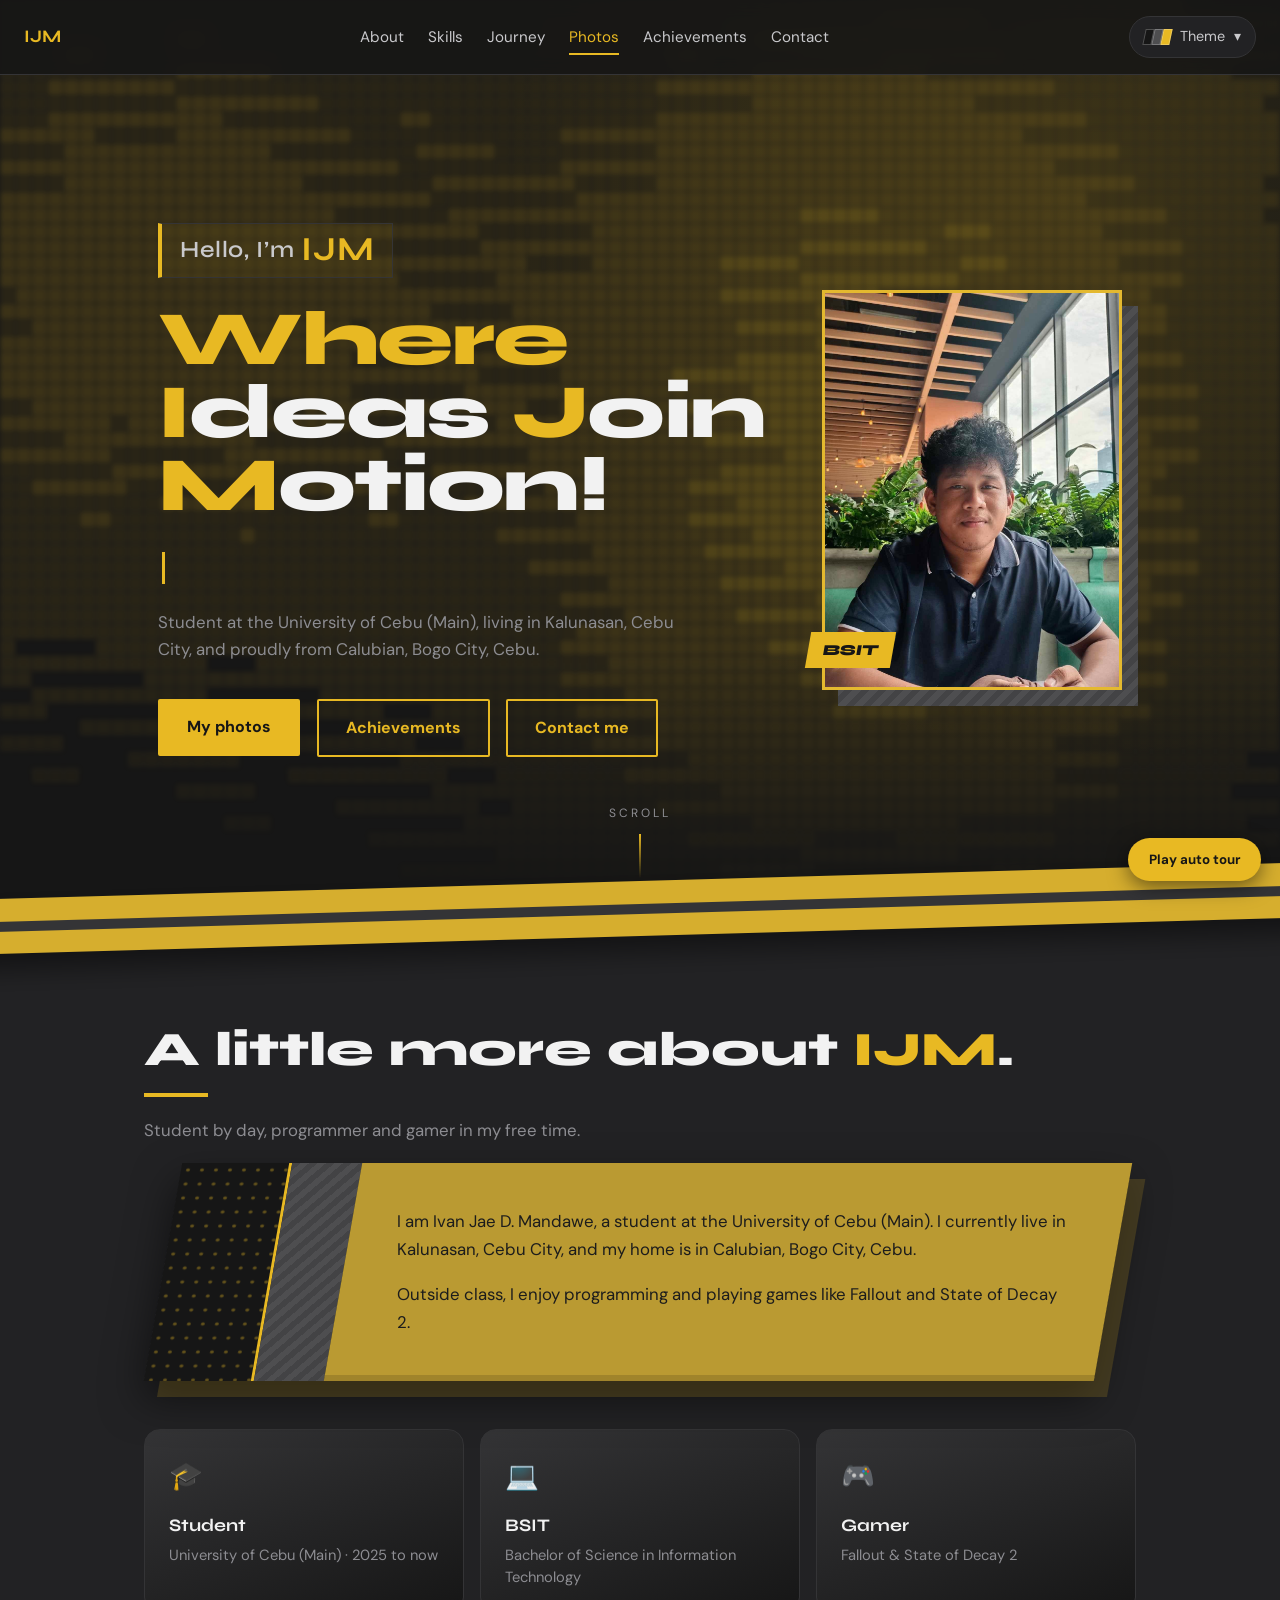
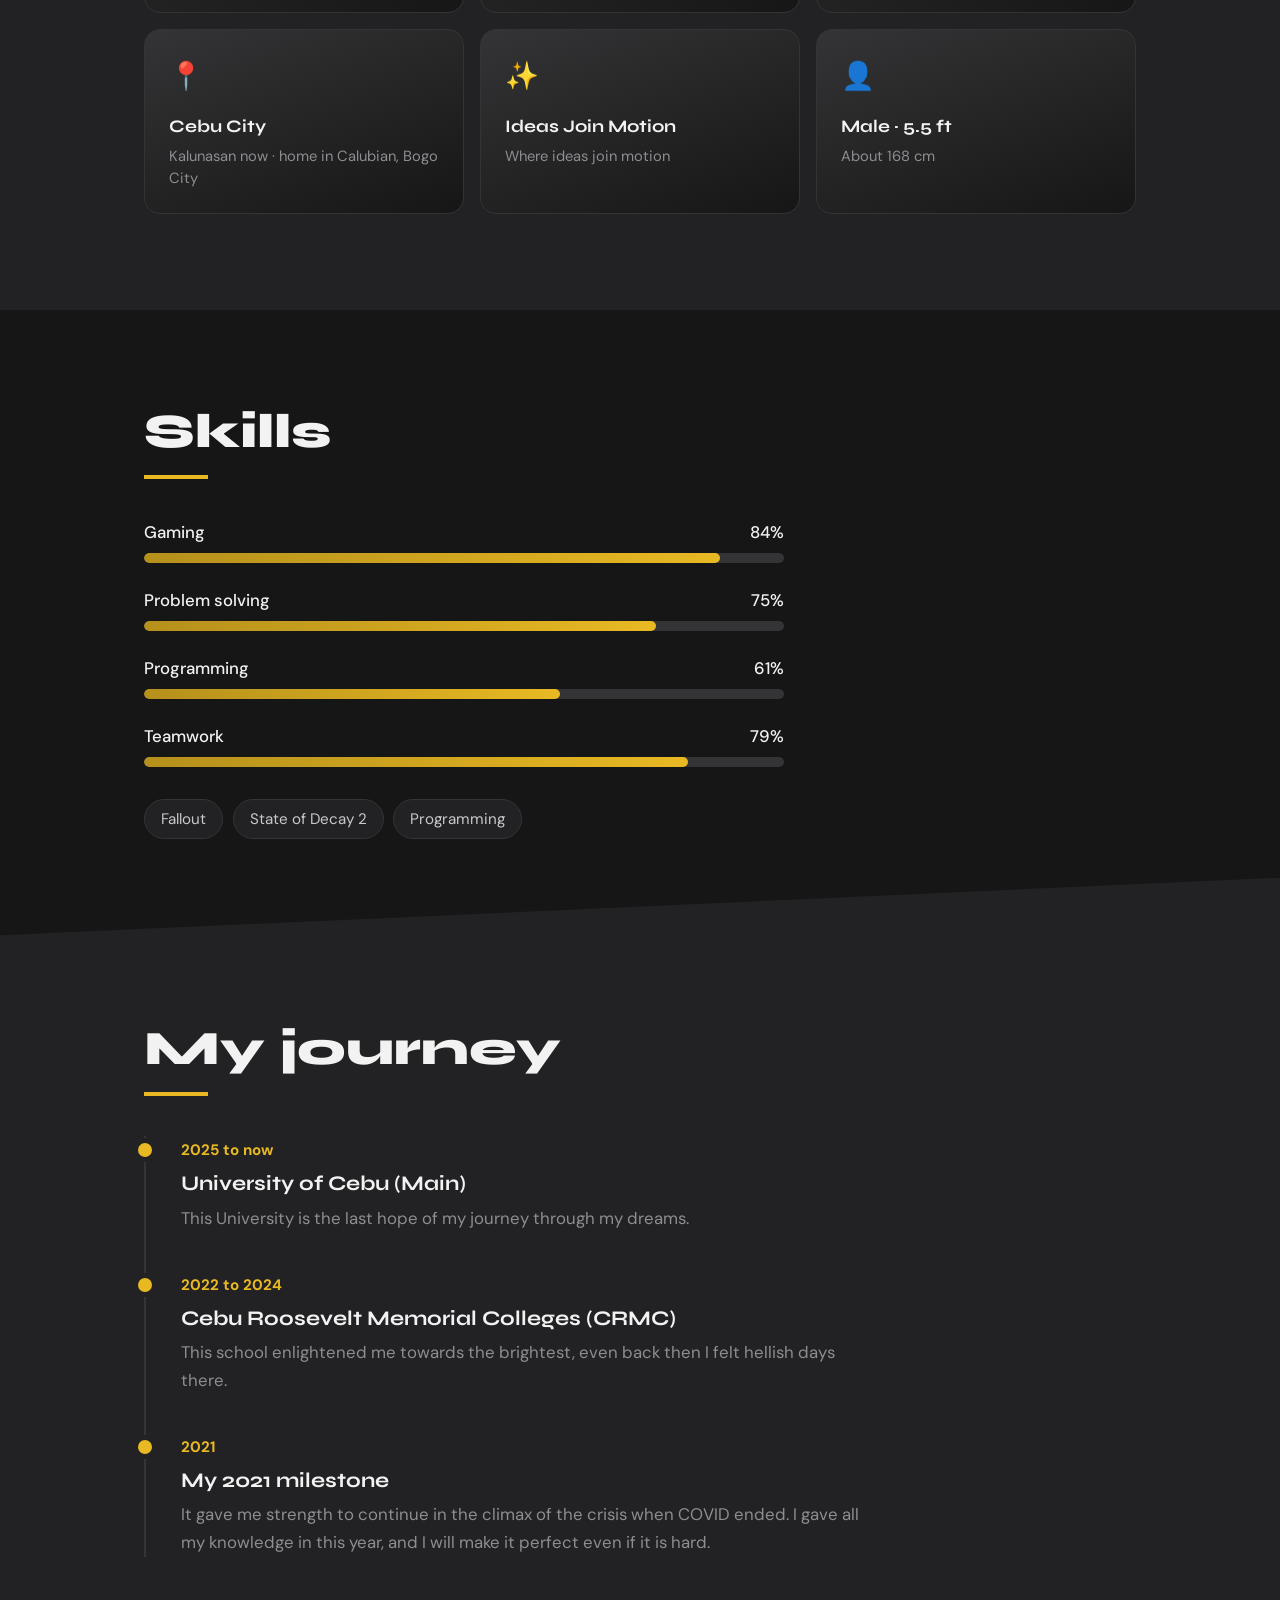
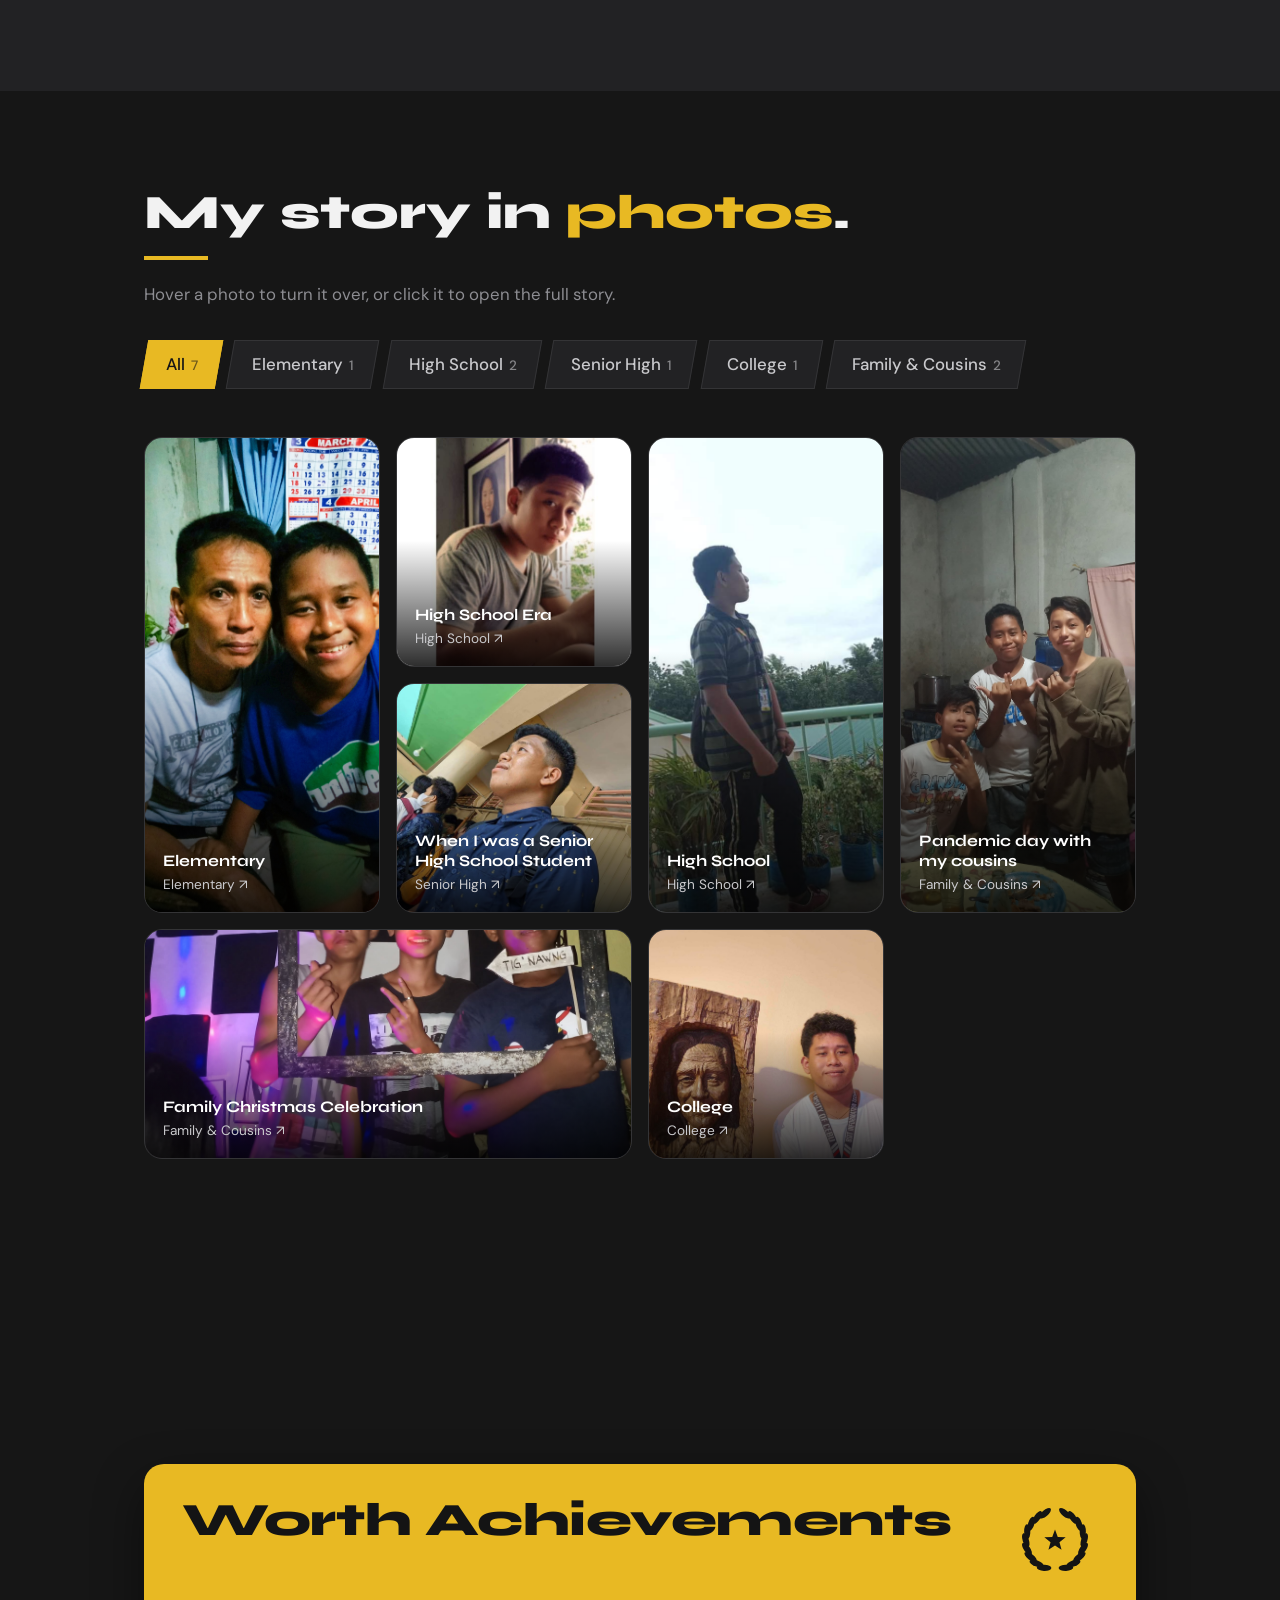
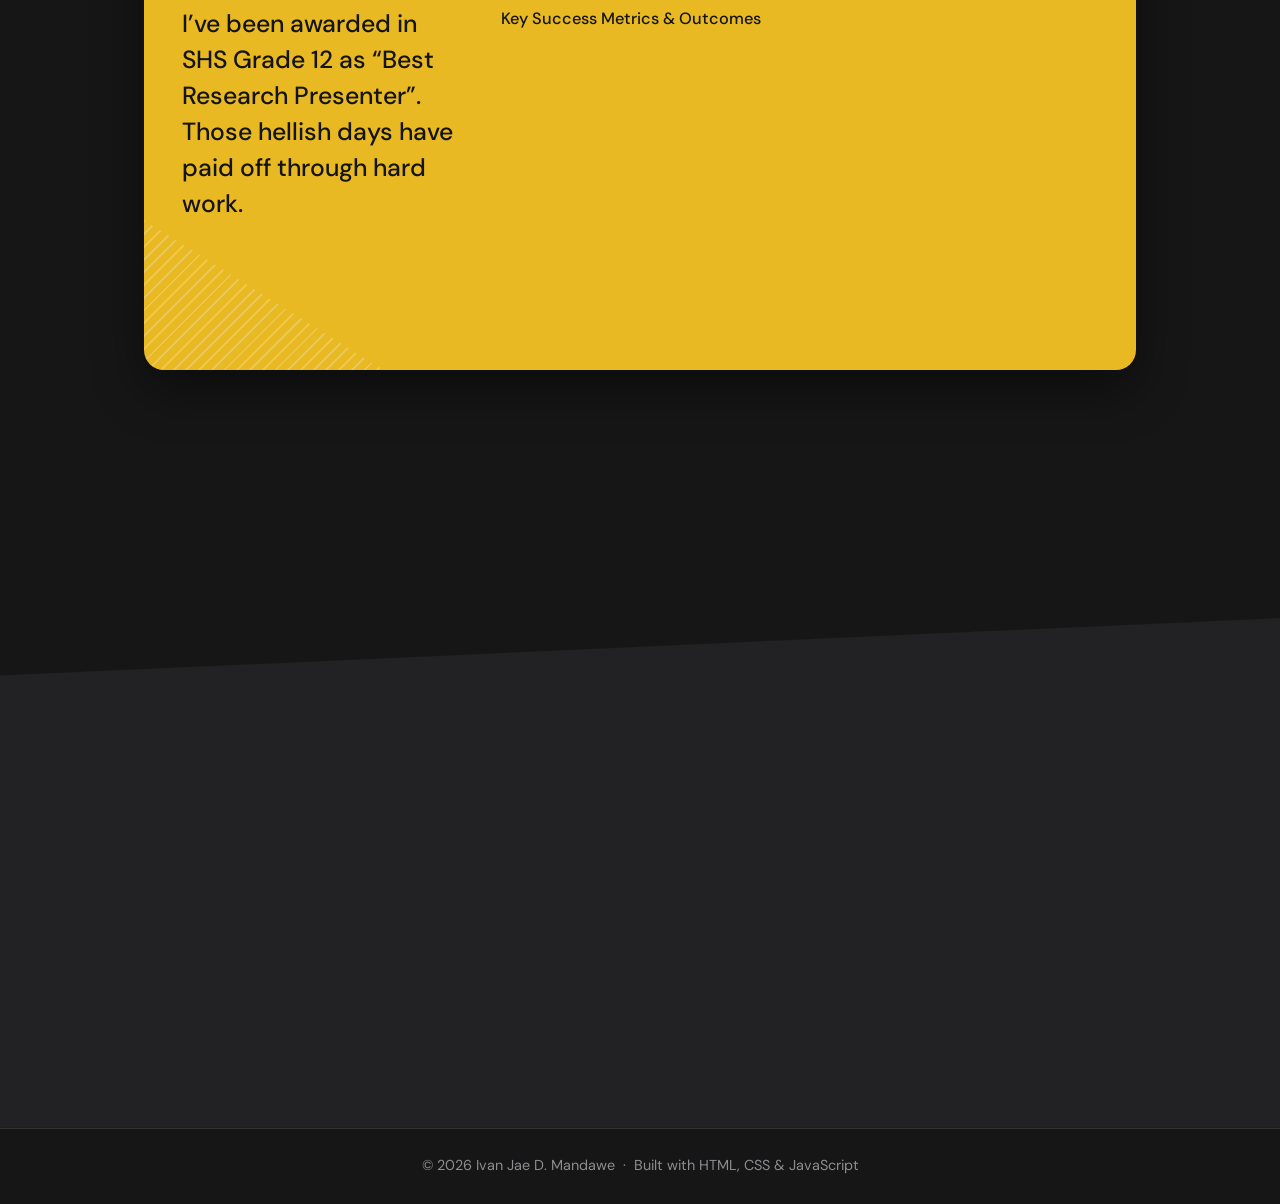
<file: index.html>
<!DOCTYPE html>
<html lang="en">
<head>
<meta charset="UTF-8">
<meta name="viewport" content="width=device-width, initial-scale=1">
<title>IJM - Ideas Join Motion</title>
<link rel="preconnect" href="https://fonts.googleapis.com">
<link rel="preconnect" href="https://fonts.gstatic.com" crossorigin>
<link href="https://fonts.googleapis.com/css2?family=DM+Sans:wght@400;500;700&family=Syne:wght@600;800&display=swap" rel="stylesheet">
<meta name="Ideas Join Motion" content="A web-based platform for our HCI project.">
<link rel="stylesheet" href="style.css">
<link rel="icon" type="image/png" href="images/IJM Logo.png">
  

</head>
<body>
<div id="bar"></div>

<nav>
  <b title="Ideas Join Motion">IJM</b>
  <ul>
    <li><a href="#about">About</a></li>
    <li><a href="#skills">Skills</a></li>
    <li><a href="#journey">Journey</a></li>
    <li><a href="#gallery">Photos</a></li>
    <li><a href="#projects">Achievements</a></li>
    <li><a href="#contact">Contact</a></li>
  </ul>
  <div class="tools">
    <div class="theme">
      <button class="theme-btn" type="button" aria-haspopup="true" aria-expanded="false"><i class="dots"><s></s><s></s><s></s></i><span>Theme</span> &#9662;</button>
      <div class="theme-panel" hidden>
        <p>Pick a style</p>
        <div class="presets"></div>
        <p>Or choose your own 3 colors</p>
        <label>Dark background <input type="color" id="c-bg" value="#161616"></label>
        <label>Gray panels <input type="color" id="c-pn" value="#222224"></label>
        <label>Accent (yellow) <input type="color" id="c-ac" value="#e8b923"></label>
        <button class="reset" type="button">Reset to default</button>
      </div>
    </div>
    <button class="burger" type="button" aria-label="Menu" aria-expanded="false">&#9776;</button>
  </div>
</nav>

<header class="hero">
  <canvas id="px" aria-hidden="true"></canvas>
  <div class="wrap">
   <div class="hero-text">
      <p class="tag in">Hello, I&rsquo;m <b style="--k:0">I</b><b style="--k:1">J</b><b style="--k:2">M</b></p>
    <h1 class="in">Where<span><b style="--k:0">I</b>deas <b style="--k:1">J</b>oin</span><span><b style="--k:2">M</b>otion!</span></h1>
    <div class="role in"><span id="typed"></span><i class="cur"></i></div>
    <p class="lead in">Student at the University of Cebu (Main), living in Kalunasan, Cebu City, and proudly from Calubian, Bogo City, Cebu.</p>
    <div class="btns in">
      <a class="btn solid" href="#gallery">My photos</a>
      <a class="btn" href="#projects">Achievements</a>
      <a class="btn" href="#contact">Contact me</a>
    </div>
   </div>
   <div class="portrait in"><img src="images/Mandawe.jpg" alt="Ivan Jae D. Mandawe"><span>BSIT</span></div>
  </div>
  <a class="cue" href="#about" aria-label="Scroll down">Scroll<i></i></a>
</header>

<div class="marquee" aria-hidden="true"><div class="track"><span>Student</span><span>BSIT</span><span>Programmer</span><span>Gamer</span><span>Cebu City</span><span>University of Cebu</span><span>Ideas Join Motion</span><span>Student</span><span>BSIT</span><span>Programmer</span><span>Gamer</span><span>Cebu City</span><span>University of Cebu</span><span>Ideas Join Motion</span></div><div class="track"><span>Student</span><span>BSIT</span><span>Programmer</span><span>Gamer</span><span>Cebu City</span><span>University of Cebu</span><span>Ideas Join Motion</span><span>Student</span><span>BSIT</span><span>Programmer</span><span>Gamer</span><span>Cebu City</span><span>University of Cebu</span><span>Ideas Join Motion</span></div></div>

<section class="about" id="about">
  <div class="wrap">
    <h2>A little more about <span class="hl">IJM</span>.</h2>
    <p class="gal-sub">Student by day, programmer and gamer in my free time.</p>
    <div class="band">
      <div class="b1" aria-hidden="true"></div>
      <div class="b2" aria-hidden="true"></div>
      <div class="b3"><div class="txt">
        <p>I am Ivan Jae D. Mandawe, a student at the University of Cebu (Main). I currently live in Kalunasan, Cebu City, and my home is in Calubian, Bogo City, Cebu.</p>
        <p>Outside class, I enjoy programming and playing games like Fallout and State of Decay 2.</p>
      </div></div>
    </div>
    <div class="tiles">
      <div class="tile"><span class="ic">&#127891;</span><b>Student</b><small>University of Cebu (Main) &middot; 2025 to now</small></div>
      <div class="tile"><span class="ic">&#128187;</span><b>BSIT</b><small>Bachelor of Science in Information Technology</small></div>
      <div class="tile"><span class="ic">&#127918;</span><b>Gamer</b><small>Fallout &amp; State of Decay 2</small></div>
      <div class="tile"><span class="ic">&#128205;</span><b>Cebu City</b><small>Kalunasan now &middot; home in Calubian, Bogo City</small></div>
      <div class="tile"><span class="ic">&#10024;</span><b>Ideas Join Motion</b><small>Where ideas join motion</small></div>
      <div class="tile"><span class="ic">&#128100;</span><b>Male &middot; 5.5 ft</b><small>About 168 cm</small></div>
    </div>
  </div>
</section>

<section id="skills">
  <div class="wrap">
    <h2>Skills</h2>
    <div class="skill"><div class="top"><span>Gaming</span><span>90%</span></div><div class="track"><div class="fill" data-w="90"></div></div></div>
    <div class="skill"><div class="top"><span>Problem solving</span><span>80%</span></div><div class="track"><div class="fill" data-w="80"></div></div></div>
    <div class="skill"><div class="top"><span>Programming</span><span>65%</span></div><div class="track"><div class="fill" data-w="65"></div></div></div>
    <div class="skill"><div class="top"><span>Teamwork</span><span>85%</span></div><div class="track"><div class="fill" data-w="85"></div></div></div>
    <div class="tags"><span>Fallout</span><span>State of Decay 2</span><span>Programming</span></div>
  </div>
</section>

<section class="exp" id="journey">
  <div class="wrap">
    <h2>My journey</h2>
    <div class="line">
      <div class="item"><time>2025 to now</time><h3>University of Cebu (Main)</h3><p>This University is the last hope of my journey through my dreams.</p></div>
      <div class="item"><time>2022 to 2024</time><h3>Cebu Roosevelt Memorial Colleges (CRMC)</h3><p>This school enlightened me towards the brightest, even back then I felt hellish days there.</p></div>
      <div class="item"><time>2021</time><h3>My 2021 milestone</h3><p>It gave me strength to continue in the climax of the crisis when COVID ended. I gave all my knowledge in this year, and I will make it perfect even if it is hard.</p></div>
    </div>
  </div>
</section>

<section class="gallery" id="gallery">
  <div class="wrap">
    <h2>My story in <span class="hl">photos</span>.</h2>
    <p class="gal-sub">Hover a photo to turn it over, or click it to open the full story.</p>
    <div class="filters" role="group" aria-label="Photo categories">
      <button type="button" data-f="all" class="on"><span>All<em>7</em></span></button>
      <button type="button" data-f="elementary"><span>Elementary<em>1</em></span></button>
      <button type="button" data-f="high"><span>High School<em>2</em></span></button>
      <button type="button" data-f="senior"><span>Senior High<em>1</em></span></button>
      <button type="button" data-f="college"><span>College<em>1</em></span></button>
      <button type="button" data-f="family"><span>Family &amp; Cousins<em>2</em></span></button>
    </div>
    <div class="wall all">
      <button class="shot tall" type="button" data-cat="elementary"><span class="inner"><span class="face front"><img src="images/Elementary.jpg" alt="Elementary" loading="lazy"><span class="t"><b>Elementary</b><i>Elementary &#8599;</i></span></span><span class="face back"><i>Elementary</i><b>Elementary</b><span class="d">A sweet moment captured with my father, a rare and cherished memory from my elementary school days. Despite his busy schedule, this photo represents a fleeting moment of connection.</span><em>Click to open &#8599;</em></span></span></button>
      <button class="shot " type="button" data-cat="high"><span class="inner"><span class="face front"><img src="images/High%20School%20Era.jpg" alt="High School Era" loading="lazy"><span class="t"><b>High School Era</b><i>High School &#8599;</i></span></span><span class="face back"><i>High School</i><b>High School Era</b><span class="d">A relaxed selfie captures the essence of High School, a time of self-discovery, new friendships, and academic challenges.</span><em>Click to open &#8599;</em></span></span></button>
      <button class="shot tall" type="button" data-cat="high"><span class="inner"><span class="face front"><img src="images/High%20School.jpg" alt="High School" loading="lazy"><span class="t"><b>High School</b><i>High School &#8599;</i></span></span><span class="face back"><i>High School</i><b>High School</b><span class="d">Standing proudly on the balcony, this photo marks the completion of High School, a significant milestone and a testament to my dedication.</span><em>Click to open &#8599;</em></span></span></button>
      <button class="shot tall" type="button" data-cat="family"><span class="inner"><span class="face front"><img src="images/P-day.jpg" alt="Pandemic day with my cousins" loading="lazy"><span class="t"><b>Pandemic day with my cousins</b><i>Family &amp; Cousins &#8599;</i></span></span><span class="face back"><i>Family &amp; Cousins</i><b>Pandemic day with my cousins</b><span class="d">A candid shot of our virtual gathering, connecting with cousins through screens during the pandemic. This photo represents the enduring strength of our relationships, even in difficult times.</span><em>Click to open &#8599;</em></span></span></button>
      <button class="shot " type="button" data-cat="senior"><span class="inner"><span class="face front"><img src="images/Senior%20High.jpg" alt="When I was a Senior High School Student" loading="lazy"><span class="t"><b>When I was a Senior High School Student</b><i>Senior High &#8599;</i></span></span><span class="face back"><i>Senior High</i><b>When I was a Senior High School Student</b><span class="d">This shot of me looking towards the future captures the spirit of exploration and ambition of the Senior High School years, a time of significant growth and development.</span><em>Click to open &#8599;</em></span></span></button>
      <button class="shot wide" type="button" data-cat="family"><span class="inner"><span class="face front"><img src="images/Family-Celebration.jpg" alt="Family Christmas Celebration" loading="lazy"><span class="t"><b>Family Christmas Celebration</b><i>Family &amp; Cousins &#8599;</i></span></span><span class="face back"><i>Family &amp; Cousins</i><b>Family Christmas Celebration</b><span class="d">Our whole family gathers together, radiating joy and warmth, to celebrate Christmas. This photo encapsulates the importance of family traditions and the love that binds us.</span><em>Click to open &#8599;</em></span></span></button>
      <button class="shot " type="button" data-cat="college"><span class="inner"><span class="face front"><img src="images/College.jpg" alt="College" loading="lazy"><span class="t"><b>College</b><i>College &#8599;</i></span></span><span class="face back"><i>College</i><b>College</b><span class="d">Two young men pose for a photo with a wooden bust. This photo represents the college era and the shared experiences of friendship and growth.</span><em>Click to open &#8599;</em></span></span></button>
    </div>
  </div>
</section>

<div id="lb" role="dialog" aria-modal="true" aria-label="Photo viewer">
  <div class="viewer">
    <button class="x" type="button" aria-label="Close">&times;</button>
    <div class="vimg"><img alt=""></div>
    <div class="vtxt"><i></i><h3></h3><p></p>
      <div class="vnav"><button class="pv" type="button" aria-label="Previous">&#8249;</button><span class="cnt"></span><button class="nx" type="button" aria-label="Next">&#8250;</button></div>
    </div>
  </div>
</div>

<section id="projects">
  <div class="wrap">
    <h2>Achievements</h2>
    <article class="trophy">
      <div class="thead"><h3>Worth Achievements</h3><svg class="badge" viewBox="0 0 100 100" aria-hidden="true" fill="currentColor"><g><path d="M41.2 84.8 A34 34 0 0 1 41.2 19.2" fill="none" stroke="currentColor" stroke-width="2"/><ellipse cx="37.3" cy="83.5" rx="3.6" ry="8.5" transform="rotate(92 37.3 83.5)"/><ellipse cx="28.5" cy="78.3" rx="3.6" ry="8.5" transform="rotate(109 28.5 78.3)"/><ellipse cx="21.6" cy="70.8" rx="3.6" ry="8.5" transform="rotate(126 21.6 70.8)"/><ellipse cx="17.4" cy="61.5" rx="3.6" ry="8.5" transform="rotate(144 17.4 61.5)"/><ellipse cx="16.0" cy="51.4" rx="3.6" ry="8.5" transform="rotate(161 16.0 51.4)"/><ellipse cx="17.7" cy="41.4" rx="3.6" ry="8.5" transform="rotate(178 17.7 41.4)"/><ellipse cx="22.3" cy="32.3" rx="3.6" ry="8.5" transform="rotate(196 22.3 32.3)"/><ellipse cx="29.4" cy="24.9" rx="3.6" ry="8.5" transform="rotate(213 29.4 24.9)"/><ellipse cx="38.4" cy="20.1" rx="3.6" ry="8.5" transform="rotate(230 38.4 20.1)"/></g><g transform="translate(100,0) scale(-1,1)"><path d="M41.2 84.8 A34 34 0 0 1 41.2 19.2" fill="none" stroke="currentColor" stroke-width="2"/><ellipse cx="37.3" cy="83.5" rx="3.6" ry="8.5" transform="rotate(92 37.3 83.5)"/><ellipse cx="28.5" cy="78.3" rx="3.6" ry="8.5" transform="rotate(109 28.5 78.3)"/><ellipse cx="21.6" cy="70.8" rx="3.6" ry="8.5" transform="rotate(126 21.6 70.8)"/><ellipse cx="17.4" cy="61.5" rx="3.6" ry="8.5" transform="rotate(144 17.4 61.5)"/><ellipse cx="16.0" cy="51.4" rx="3.6" ry="8.5" transform="rotate(161 16.0 51.4)"/><ellipse cx="17.7" cy="41.4" rx="3.6" ry="8.5" transform="rotate(178 17.7 41.4)"/><ellipse cx="22.3" cy="32.3" rx="3.6" ry="8.5" transform="rotate(196 22.3 32.3)"/><ellipse cx="29.4" cy="24.9" rx="3.6" ry="8.5" transform="rotate(213 29.4 24.9)"/><ellipse cx="38.4" cy="20.1" rx="3.6" ry="8.5" transform="rotate(230 38.4 20.1)"/></g><polygon points="50.0,39.0 53.2,47.6 62.4,48.0 55.2,53.7 57.6,62.5 50.0,57.5 42.4,62.5 44.8,53.7 37.6,48.0 46.8,47.6"/></svg></div>
      <div class="tbody">
        <p class="story">I&rsquo;ve been awarded in SHS Grade 12 as &ldquo;Best Research Presenter&rdquo;. Those hellish days have paid off through hard work.</p>
        <div class="metrics">
          <h4>Key Success Metrics &amp; Outcomes</h4>
          <ul>
          <li style="--i:0">Successfully presented complex research on &ldquo;Urban Mobility Challenges&rdquo; to a panel of 5 judges.</li>
          <li style="--i:1">Received the highest cumulative presentation score in a cohort of over 100 students.</li>
          <li style="--i:2">Honed a concise, 10-minute presentation covering methodology, results, and limitations.</li>
          <li style="--i:3">Addressed critical, unexpected cross-examination questions with confidence.</li>
          <li style="--i:4">Mentored fellow students on slide design and verbal communication techniques.</li>
          <li style="--i:5">Developed comprehensive, professional-grade presentation slides (data visualizations and case studies).</li>
          <li style="--i:6">Synthesized lengthy research data into clear, actionable, high-impact bullet points.</li>
          </ul>
        </div>
      </div>
    </article>
    <div class="projects">
      <article class="card"><h3>I made it here</h3><p>I made it here in the University of Cebu (Main), and I am very thankful that it gave me the chance to be on this path.</p></article>
      <article class="card"><h3>Starting up</h3><p>I've already made up my mind that I will choose Bachelor of Science in Information Technology (BSIT).</p></article>
    </div>
  </div>
</section>

<section class="contact" id="contact">
  <div class="wrap">
    <h2>Let's connect</h2>
    <a class="big" href="mailto:ivanjaemandawe@gmail.com">ivanjaemandawe@gmail.com</a>
    <div class="links">
      <button class="btn copy" type="button">Copy email</button>
      <a href="https://github.com/IvanJaeMandawee-UCM" target="_blank" rel="noopener">GitHub</a><a href="tel:+639916527520">+63 991 652 7520</a>
    </div>
  </div>
</section>

<footer>© 2026 Ivan Jae D. Mandawe &nbsp;·&nbsp; Built with HTML, CSS &amp; JavaScript</footer>

<div id="toast" role="status">Email copied!</div>
<button id="top" type="button" aria-label="Back to top">&#8593;</button>
<button id="tour" type="button">Play auto tour</button>

<script src="script.js" defer></script>
</body>
</html>
</file>
<file: style.css>
:root{
  --black:#161616;      /* matte black */
  --charcoal:#222224;   /* matte gray */
  --graphite:#2e2e31;   /* raised gray */
  --gold:#e8b923;       /* gold yellow */
  --gold-dim:#b8901a;
  --acc:232,185,35;--matte:#b99a2e;--matte2:#c9a227;--glint:#f3d674;--gray2:#4a4a4e;--gray3:#3f3f43;--deep:#7a6112;
  --mist:#c9c9cc;       /* light gray text */
  --ash:#8d8d92;        /* plain gray text */
  --display:'Syne','Trebuchet MS',sans-serif;
  --body:'DM Sans','Segoe UI',Arial,sans-serif;
}
*{box-sizing:border-box;margin:0;padding:0}
html{scroll-behavior:smooth}
body{background:var(--black);color:var(--mist);font-family:var(--body);line-height:1.65;font-size:1.05rem;overflow-x:hidden}
a{color:inherit;text-decoration:none}
:focus-visible{outline:2px solid var(--gold);outline-offset:3px}
.wrap{max-width:1040px;margin:0 auto;padding:0 1.5rem}
section{padding:6rem 0}
h2{font-family:var(--display);font-weight:800;font-size:clamp(2rem,4.5vw,3rem);color:#f2f2f2;line-height:1.1;margin-bottom:2.5rem}
h2::after{content:"";display:block;width:64px;height:4px;background:var(--gold);margin-top:1rem}

/* progress bar */
#bar{position:fixed;top:0;left:0;height:4px;width:0;background:var(--gold);z-index:50}

/* nav */
nav{position:fixed;top:0;left:0;right:0;z-index:40;display:flex;justify-content:space-between;align-items:center;padding:1rem 1.5rem;background:rgba(22,22,22,.85);backdrop-filter:blur(8px);border-bottom:1px solid var(--graphite)}
nav b{font-family:var(--display);color:var(--gold);font-size:1.1rem}
nav ul{display:flex;gap:1.5rem;list-style:none;font-size:.95rem}
nav ul a{color:var(--mist);transition:color .2s}
nav ul a:hover{color:var(--gold)}

/* hero */
.hero{min-height:100vh;display:flex;align-items:center;padding-top:5rem;position:relative;background:
  radial-gradient(circle at 85% 20%,rgba(var(--acc),.10),transparent 45%),var(--black)}
.hero h1{font-family:var(--display);font-weight:800;font-size:clamp(3rem,10vw,7.5rem);line-height:.95;color:var(--gold);letter-spacing:-.02em}
.hero h1 span{display:block;color:#f2f2f2}
.role{font-size:clamp(1.2rem,3vw,1.7rem);margin:1.6rem 0 1rem;color:#f2f2f2;min-height:2.2rem}
.role .cur{display:inline-block;width:3px;height:1.2em;background:var(--gold);margin-left:4px;vertical-align:-.2em;animation:blink 1s steps(1) infinite}
@keyframes blink{50%{opacity:0}}
.hero p.lead{max-width:34rem;color:var(--ash)}
.btns{display:flex;gap:1rem;flex-wrap:wrap;margin-top:2.2rem}
.btn{padding:.85rem 1.7rem;border:2px solid var(--gold);font-weight:700;font-family:var(--body);font-size:1rem;cursor:pointer;transition:.2s;border-radius:2px;background:transparent;color:var(--gold)}
.btn.solid{background:var(--gold);color:var(--black)}
.btn:hover{background:var(--gold-dim);border-color:var(--gold-dim);color:var(--black)}
/* hero load sequence */
.hero .in{opacity:0;transform:translateY(24px);animation:rise .8s cubic-bezier(.2,.7,.2,1) forwards}
.hero .in:nth-child(1){animation-delay:.1s}.hero .in:nth-child(2){animation-delay:.35s}
.hero .in:nth-child(3){animation-delay:.55s}.hero .in:nth-child(4){animation-delay:.75s}
@keyframes rise{to{opacity:1;transform:none}}


/* pixelated matte-yellow glow that follows the cursor */
.hero{overflow:hidden}
#px{position:absolute;inset:0;width:100%;height:100%;pointer-events:none;filter:blur(2.5px);
  -webkit-mask-image:linear-gradient(#000 72%,transparent);mask-image:linear-gradient(#000 72%,transparent)}
.hero .wrap{position:relative;z-index:1}
.hero h1,.hero .role{text-shadow:0 2px 24px rgba(0,0,0,.55)}

/* about */
.about{background:var(--charcoal)}
/* three aligned slanted color bands; the matte yellow band holds the about text */
.about{overflow:hidden}
.band{display:flex;transform:skewX(-10deg);transition:opacity 1.3s ease;margin:0 1.4rem 1.2rem 1.2rem;
  box-shadow:16px 16px 0 rgba(var(--acc),.16),0 18px 40px rgba(0,0,0,.5)}
.band .b1{flex:0 0 110px;background-color:var(--black);border-right:3px solid var(--gold);
  background-image:radial-gradient(rgba(var(--acc),.35) 1.5px,transparent 2px);background-size:14px 14px}
.band .b2{flex:0 0 70px;background:repeating-linear-gradient(135deg,var(--gray3) 0 6px,var(--gray2) 6px 12px)}
.band .b3{flex:1;background:var(--matte);box-shadow:inset 0 -6px 0 rgba(0,0,0,.14)}
.band .txt{transform:skewX(10deg);padding:2.8rem 2.6rem 2.8rem 3.4rem}
.band .txt p{color:#1c1c1c;max-width:42rem}
.band .txt p:last-child{margin-bottom:0}
.about p{margin-bottom:1.1rem;max-width:40rem}
.facts{display:grid;grid-template-columns:repeat(auto-fit,minmax(220px,1fr));gap:1.2rem 2rem;margin-top:3rem}
.facts div{border-left:3px solid var(--gold);padding-left:.9rem}
.facts small{display:block;color:var(--ash);font-size:.85rem}
.facts strong{color:#f2f2f2;font-weight:500}

/* skills */
.skill{margin-bottom:1.5rem;max-width:640px}
.skill .top{display:flex;justify-content:space-between;color:#f2f2f2;margin-bottom:.4rem;font-weight:500}
.track{height:10px;background:var(--graphite);border-radius:5px;overflow:hidden}
.fill{height:100%;width:0;background:linear-gradient(90deg,var(--gold-dim),var(--gold));border-radius:5px;transition:width 1.4s cubic-bezier(.2,.7,.2,1)}
.tags{display:flex;flex-wrap:wrap;gap:.6rem;margin-top:2rem}
.tags span{padding:.4rem 1rem;background:var(--charcoal);border:1px solid var(--graphite);border-radius:999px;font-size:.95rem}

/* timeline */
.exp{background:var(--charcoal)}
.line{position:relative;padding-left:2.2rem;border-left:2px solid var(--graphite);max-width:720px}
.item{position:relative;margin-bottom:2.4rem}
.item::before{content:"";position:absolute;left:calc(-2.2rem - 8px);top:.45rem;width:14px;height:14px;background:var(--gold);border-radius:50%;box-shadow:0 0 0 5px var(--charcoal)}
.item time{color:var(--gold);font-weight:700;font-size:.95rem}
.item h3{font-family:var(--display);color:#f2f2f2;font-size:1.3rem;margin:.2rem 0}
.item p{color:var(--ash)}

/* projects */
.projects{display:grid;grid-template-columns:2fr 1fr;gap:1.2rem}
.card{background:var(--charcoal);border:1px solid var(--graphite);padding:2rem;transition:border-color .25s,transform .25s}
.card:hover{border-color:var(--gold);transform:translateY(-4px)}
.card.big{grid-row:span 2;background:var(--gold);color:var(--black);border-color:var(--gold)}
.card.big h3,.card.big p{color:var(--black)}
.card h3{font-family:var(--display);color:#f2f2f2;font-size:1.4rem;margin-bottom:.6rem}
.card p{color:var(--ash);font-size:.98rem}
.card.big p{font-size:1.05rem;opacity:.85}

/* contact */
.contact{background:var(--charcoal);text-align:center}
.contact h2::after{margin-left:auto;margin-right:auto}
.contact .big{font-family:var(--display);font-size:clamp(1.4rem,4vw,2.4rem);color:var(--gold);word-break:break-all}
.links{display:flex;justify-content:center;flex-wrap:wrap;gap:1rem;margin-top:2rem}
.links a{padding:.7rem 1.4rem;border:1px solid var(--graphite);transition:.2s}
.links a:hover{border-color:var(--gold);color:var(--gold)}
footer{padding:1.6rem;text-align:center;color:var(--ash);font-size:.9rem;background:var(--black)}

/* tour button */
#tour{position:fixed;right:1.2rem;bottom:1.2rem;z-index:45;background:var(--gold);color:var(--black);border:none;padding:.8rem 1.3rem;font-weight:700;font-family:var(--body);cursor:pointer;border-radius:999px;box-shadow:0 6px 20px rgba(0,0,0,.5)}

@media(max-width:760px){
  nav ul{display:none}
  .band{margin:0 .6rem}
  .band .b1{flex-basis:36px}.band .b2{flex-basis:24px}
  .band{box-shadow:8px 8px 0 rgba(var(--acc),.16),0 12px 28px rgba(0,0,0,.5)}
  .band .txt{padding:1.8rem 1.2rem 1.8rem 1.6rem}
  .projects{grid-template-columns:1fr}
  .card.big{grid-row:auto}
  section{padding:4.5rem 0}
}
@media(prefers-reduced-motion:reduce){
  html{scroll-behavior:auto}
  .hero .in{animation:none;opacity:1;transform:none}
  .fill{transition:none}.role .cur{animation:none}
}
.band.pre{opacity:0}

/* ===== hero portrait ===== */
.hero .wrap{display:grid;grid-template-columns:1fr minmax(220px,300px);gap:3.5rem;align-items:center}
.hero h1{font-size:clamp(2.8rem,7.5vw,5.8rem)}
.portrait{position:relative;aspect-ratio:3/4}
.portrait img{width:100%;height:100%;object-fit:cover;display:block;border:3px solid var(--gold);filter:saturate(.92)}
.portrait::before{content:"";position:absolute;inset:16px -16px -16px 16px;background:repeating-linear-gradient(135deg,var(--gray3) 0 6px,var(--gray2) 6px 12px);z-index:-1}
.portrait span{position:absolute;left:-14px;bottom:22px;background:var(--gold);color:var(--black);font-family:var(--display);font-weight:800;font-size:.95rem;padding:.35rem .9rem;transform:skewX(-10deg)}

/* ===== photo gallery ===== */
.gallery{background:var(--black);position:relative}
.gal-sub{color:var(--ash);max-width:34rem;margin:-1.2rem 0 2rem}
.filters{display:flex;flex-wrap:wrap;gap:.7rem;margin-bottom:3rem}
.filters button{font:inherit;font-weight:500;color:var(--mist);background:var(--charcoal);border:1px solid var(--graphite);padding:.6rem 1.3rem;cursor:pointer;transform:skewX(-10deg);transition:background .2s,color .2s,border-color .2s}
.filters button span{display:inline-block;transform:skewX(10deg)}
.filters button em{font-style:normal;opacity:.6;margin-left:.35rem;font-size:.85rem}
.filters button:hover{border-color:var(--gold);color:var(--gold)}
.filters button.on{background:var(--gold);border-color:var(--gold);color:var(--black)}
  transform:rotate(var(--r,0deg));transition:transform .35s cubic-bezier(.2,.7,.2,1),box-shadow .35s;box-shadow:0 10px 24px rgba(0,0,0,.55)}
@media(max-width:760px){
  .hero .wrap{grid-template-columns:1fr;gap:3rem}
  .portrait{max-width:230px;margin:0 0 1rem 14px}
}

/* ================= PRO POLISH ================= */
::selection{background:var(--gold);color:#111}
html{scroll-padding-top:72px;scrollbar-color:var(--gold-dim) var(--black)}
::-webkit-scrollbar{width:10px}::-webkit-scrollbar-track{background:var(--black)}::-webkit-scrollbar-thumb{background:var(--gold-dim);border-radius:5px}

/* nav */
nav{transition:padding .3s,background .3s,box-shadow .3s}
nav.scrolled{padding:.6rem 1.5rem;background:rgba(18,18,18,.94);box-shadow:0 8px 24px rgba(0,0,0,.45)}
nav ul a{position:relative;padding:.3rem 0}
nav ul a::after{content:"";position:absolute;left:0;right:0;bottom:-4px;height:2px;background:var(--gold);transform:scaleX(0);transform-origin:left;transition:transform .3s}
nav ul a:hover::after,nav ul a.on::after{transform:scaleX(1)}
nav ul a.on{color:var(--gold)}
.burger{display:none;background:none;border:1px solid var(--graphite);color:var(--gold);width:42px;height:42px;font-size:1.3rem;cursor:pointer}

/* hero */
.hero .hero-text h1.in{background:linear-gradient(100deg,var(--gold-dim) 0%,var(--glint) 40%,var(--gold) 60%,var(--gold-dim) 100%);background-size:220% 100%;-webkit-background-clip:text;background-clip:text;color:transparent;text-shadow:none;animation:rise .8s cubic-bezier(.2,.7,.2,1) .1s forwards,shimmer 7s linear 1s infinite}
@keyframes shimmer{to{background-position:-220% 0}}
.cue{position:absolute;left:50%;bottom:1.4rem;transform:translateX(-50%);z-index:2;color:var(--ash);font-size:.75rem;letter-spacing:.25em;text-transform:uppercase;display:flex;flex-direction:column;align-items:center;gap:.6rem}
.cue i{width:2px;height:44px;background:linear-gradient(var(--gold),transparent);transform-origin:top;animation:drip 1.9s ease-in-out infinite}
@keyframes drip{0%{transform:scaleY(0)}55%{transform:scaleY(1);opacity:1}100%{transform:scaleY(1);opacity:0}}

/* marquee strip */
.marquee{background:var(--matte2);color:var(--black);transform:rotate(-1.6deg);margin:-1.2rem -4vw 0;overflow:hidden;white-space:nowrap;padding:.85rem 0;position:relative;z-index:3;box-shadow:0 14px 30px rgba(0,0,0,.5)}
.marquee .track{display:inline-flex;animation:slide 30s linear infinite}
.marquee:hover .track{animation-play-state:paused}
.marquee span{font-family:var(--display);font-weight:800;font-size:1.25rem;letter-spacing:.08em;text-transform:uppercase;padding:0 1.6rem}
.marquee span::after{content:"";display:inline-block;width:9px;height:9px;background:var(--black);margin-left:3.2rem;transform:rotate(45deg)}
@keyframes slide{to{transform:translateX(-50%)}}

/* slanted section edges */
.about,.exp,.contact{--cut:clamp(24px,4.5vw,64px);margin-top:calc(var(--cut)*-1);padding-top:calc(5.5rem + var(--cut));clip-path:polygon(0 var(--cut),100% 0,100% 100%,0 100%)}
.gallery{padding-bottom:6rem}.contact{padding-top:calc(6rem + var(--cut))}

/* buttons */
.btn{position:relative;overflow:hidden;display:inline-block}
.btn.solid::before{content:"";position:absolute;top:0;left:-80%;width:50%;height:100%;background:linear-gradient(100deg,transparent,rgba(255,255,255,.45),transparent);transform:skewX(-20deg);transition:left .6s}
.btn.solid:hover::before{left:130%}
.btn{transition:background .2s,color .2s,border-color .2s,translate .25s}

/* scroll reveal */
.rv{opacity:0;transform:translateY(28px);transition:opacity .8s ease,transform .8s cubic-bezier(.2,.7,.2,1);transition-delay:var(--d,0ms)}
.rv.seen{opacity:1;transform:none}

/* timeline progress */
.line::after{content:"";position:absolute;left:-2px;top:0;width:2px;height:calc(var(--p,0)*100%);background:var(--gold)}
.item:hover h3{color:var(--gold)}.item h3{transition:color .25s}

/* cards */
.card{transform-style:preserve-3d;will-change:transform}
.card:not(.big):hover{background:var(--graphite)}

/* contact + extras */
.links .btn{padding:.7rem 1.4rem;border-width:1px;font-weight:500}
.contact .big{display:inline-block;background:linear-gradient(var(--gold),var(--gold)) 0 100%/0 3px no-repeat;transition:background-size .4s}
.contact .big:hover{background-size:100% 3px}
footer{border-top:1px solid var(--graphite)}
#toast{position:fixed;left:50%;bottom:5.5rem;transform:translate(-50%,20px);background:var(--gold);color:#111;padding:.7rem 1.4rem;font-weight:700;opacity:0;pointer-events:none;transition:.35s;z-index:60}
#toast.show{opacity:1;transform:translate(-50%,0)}
#top{position:fixed;left:1.2rem;bottom:1.2rem;z-index:45;width:46px;height:46px;border-radius:50%;border:2px solid var(--gold);background:var(--black);color:var(--gold);font-size:1.3rem;cursor:pointer;opacity:0;pointer-events:none;transition:.3s}
#top.show{opacity:1;pointer-events:auto}#top:hover{background:var(--gold);color:#111}
.ring{position:fixed;left:0;top:0;width:34px;height:34px;border:2px solid rgba(var(--acc),.75);border-radius:50%;pointer-events:none;z-index:200;transition:width .25s,height .25s,background .25s;opacity:0}
.ring.on{opacity:1}.ring.big{width:62px;height:62px;background:rgba(var(--acc),.12)}

@media(max-width:760px){
  .burger{display:block}
  nav ul{display:none;position:absolute;top:100%;left:0;right:0;flex-direction:column;background:rgba(18,18,18,.97);padding:1.2rem 1.5rem;gap:1.1rem;border-bottom:1px solid var(--graphite)}
  nav.open ul{display:flex}
  .cue{display:none}
  .marquee span{font-size:1rem}
}
@media(prefers-reduced-motion:reduce){
  .rv{opacity:1;transform:none;transition:none}.marquee .track,.cue i{animation:none}.hero .hero-text h1.in{animation:none;opacity:1;transform:none}
}

/* ================= ABOUT (tiles) ================= */
.hl{color:var(--gold)}
.tiles{display:grid;grid-template-columns:repeat(auto-fit,minmax(240px,1fr));gap:1rem;margin-top:3rem}
.tile{background:linear-gradient(160deg,var(--graphite),var(--black));border:1px solid var(--graphite);border-radius:16px;padding:1.5rem;transition:border-color .25s,transform .25s}
.tile:hover{border-color:var(--gold);transform:translateY(-5px)}
.tile .ic{display:block;font-size:1.7rem;margin-bottom:.8rem}
.tile b{display:block;font-family:var(--display);color:#f2f2f2;font-size:1.1rem;margin-bottom:.25rem}
.tile small{color:var(--ash);font-size:.92rem;line-height:1.5;display:block}

/* ================= GALLERY (bento + flip) ================= */
.wall{display:grid;grid-template-columns:repeat(4,1fr);grid-auto-rows:230px;gap:1rem;grid-auto-flow:dense}
.wall.all .tall{grid-row:span 2}.wall.all .wide{grid-column:span 2}
.wall.pre .shot{opacity:0}
.shot{position:relative;perspective:1100px;border:none;background:none;padding:0;cursor:pointer;font:inherit;text-align:left;border-radius:18px;display:block}
.shot .inner{position:absolute;inset:0;display:block;transform-style:preserve-3d;transition:transform .8s cubic-bezier(.2,.7,.2,1)}
.shot:hover .inner,.shot:focus-visible .inner,.shot.flip .inner{transform:rotateY(180deg)}
.shot .face{position:absolute;inset:0;display:block;border-radius:18px;overflow:hidden;backface-visibility:hidden;-webkit-backface-visibility:hidden;border:1px solid var(--graphite)}
.front img{width:100%;height:100%;object-fit:cover;display:block}
.front::after{content:"";position:absolute;inset:0;background:linear-gradient(transparent 45%,rgba(0,0,0,.82))}
.front .t{position:absolute;left:1.1rem;right:1.1rem;bottom:1rem;z-index:1}
.front .t b{display:block;color:#fff;font-family:var(--display);font-size:1rem;line-height:1.25}
.front .t i{display:block;font-style:normal;color:var(--mist);font-size:.85rem;margin-top:.2rem}
.back{transform:rotateY(180deg);background:linear-gradient(160deg,var(--graphite),var(--black));border-color:var(--gold)!important;padding:1.2rem;display:flex!important;flex-direction:column;justify-content:center;gap:.45rem}
.back i{font-style:normal;font-weight:700;font-size:.75rem;letter-spacing:.12em;text-transform:uppercase;color:var(--gold)}
.back b{font-family:var(--display);color:#f2f2f2;font-size:1.05rem;line-height:1.25}
.back .d{color:var(--mist);font-size:.85rem;line-height:1.5;display:-webkit-box;-webkit-box-orient:vertical;-webkit-line-clamp:4;overflow:hidden}
.wall.all .tall .back .d{-webkit-line-clamp:11}
.back em{font-style:normal;color:var(--gold);font-size:.82rem;margin-top:.3rem}
.shot.pop{animation:pop .6s cubic-bezier(.2,.7,.2,1) backwards;animation-delay:calc(var(--i,0)*80ms)}
@keyframes pop{from{opacity:0;transform:translateY(30px) scale(.94)}}
.shot.hide{display:none}

/* pop-up viewer */
#lb{position:fixed;inset:0;background:rgba(10,10,10,.88);backdrop-filter:blur(6px);display:none;place-items:center;padding:1.2rem;z-index:100}
#lb.open{display:grid}
.viewer{position:relative;display:grid;grid-template-columns:1.15fr 1fr;width:100%;max-width:940px;max-height:88vh;background:var(--charcoal);border:1px solid var(--gold);border-radius:22px;overflow:hidden;box-shadow:0 30px 80px rgba(0,0,0,.7),0 0 0 6px rgba(var(--acc),.12);animation:vin .6s cubic-bezier(.2,.8,.2,1)}
@keyframes vin{from{opacity:0;transform:perspective(900px) rotateY(-75deg) scale(.85)}}
.vimg{background:var(--black);min-height:320px}
.vimg img{width:100%;height:100%;object-fit:cover;display:block;max-height:88vh}
.vtxt{padding:2.2rem 2rem 1.6rem;display:flex;flex-direction:column;justify-content:center;gap:.7rem;overflow:auto}
.vtxt i{font-style:normal;font-weight:700;font-size:.8rem;letter-spacing:.14em;text-transform:uppercase;color:var(--gold)}
.vtxt h3{font-family:var(--display);font-size:1.6rem;color:#f2f2f2;line-height:1.2}
.vtxt p{color:var(--mist);line-height:1.7}
.vnav{display:flex;align-items:center;gap:.8rem;margin-top:1rem;color:var(--ash);font-size:.9rem}
.vnav button,.viewer .x{background:var(--gold);color:var(--black);border:none;width:42px;height:42px;border-radius:50%;font-size:1.3rem;font-weight:700;cursor:pointer;transition:transform .2s}
.vnav button:hover,.viewer .x:hover{transform:scale(1.1)}
.viewer .x{position:absolute;top:.9rem;right:.9rem;z-index:2}

/* ================= THEME PICKER ================= */
.tools{display:flex;align-items:center;gap:.6rem}
.theme{position:relative}
.theme-btn{display:flex;align-items:center;gap:.55rem;background:var(--charcoal);color:var(--mist);border:1px solid var(--graphite);padding:.5rem .9rem;font:inherit;font-size:.9rem;cursor:pointer;border-radius:999px;transition:border-color .2s,color .2s}
.theme-btn:hover,.theme-btn[aria-expanded=true]{border-color:var(--gold);color:var(--gold)}
.dots{display:flex;transform:skewX(-12deg)}
.dots s{width:9px;height:16px;border:1px solid rgba(255,255,255,.25);text-decoration:none}
.dots s:nth-child(1){background:var(--black)}.dots s:nth-child(2){background:var(--gray2)}.dots s:nth-child(3){background:var(--gold)}
.theme-panel{position:absolute;right:0;top:calc(100% + 12px);width:min(290px,86vw);background:var(--charcoal);border:1px solid var(--gold);border-radius:14px;padding:1.1rem;box-shadow:0 20px 50px rgba(0,0,0,.6);animation:drop .25s ease}
.theme-panel[hidden]{display:none}
@keyframes drop{from{opacity:0;transform:translateY(-8px)}}
.theme-panel p{font-size:.75rem;letter-spacing:.12em;text-transform:uppercase;color:var(--ash);margin:.2rem 0 .7rem}
.presets{display:grid;grid-template-columns:1fr 1fr;gap:.5rem;margin-bottom:1rem}
.presets button{display:flex;align-items:center;gap:.5rem;background:var(--black);color:var(--mist);border:1px solid var(--graphite);border-radius:10px;padding:.5rem .6rem;font:inherit;font-size:.8rem;cursor:pointer}
.presets button:hover,.presets button.on{border-color:var(--gold);color:var(--gold)}
.presets .sw{display:flex;transform:skewX(-12deg)}.presets .sw s{width:9px;height:18px;text-decoration:none}
.theme-panel label{display:flex;justify-content:space-between;align-items:center;font-size:.9rem;margin-bottom:.6rem;color:var(--mist)}
.theme-panel input[type=color]{width:46px;height:30px;border:1px solid var(--graphite);background:none;padding:0;cursor:pointer;border-radius:6px}
.theme-panel .reset{width:100%;margin-top:.4rem;padding:.55rem;background:none;border:1px solid var(--graphite);color:var(--mist);cursor:pointer;border-radius:8px;font:inherit}
.theme-panel .reset:hover{border-color:var(--gold);color:var(--gold)}

@media(max-width:900px){.wall{grid-template-columns:repeat(2,1fr);grid-auto-rows:210px}}
@media(max-width:760px){
  .viewer{grid-template-columns:1fr;overflow:auto}.vimg{min-height:0;max-height:42vh}.vtxt{padding:1.4rem}
  .theme-btn span{display:none}
}
@media(prefers-reduced-motion:reduce){.shot .inner{transition:none}.shot.pop,.viewer{animation:none}}

/* ================= ACHIEVEMENT BANNER ================= */
.trophy{position:relative;background:var(--gold);color:#141414;border-radius:20px;padding:2rem 2.4rem 2.3rem;overflow:hidden;box-shadow:0 20px 50px rgba(0,0,0,.45);margin-bottom:1.2rem;transition:box-shadow .4s}
.trophy:hover{box-shadow:0 24px 60px rgba(0,0,0,.55),0 0 0 3px rgba(var(--acc),.35)}
.trophy::after{content:"";position:absolute;left:0;bottom:0;width:240px;height:150px;background:repeating-linear-gradient(135deg,rgba(255,255,255,.2) 0 2px,transparent 2px 9px);clip-path:polygon(0 0,0 100%,100% 100%);pointer-events:none}
.trophy .thead{display:flex;justify-content:space-between;align-items:flex-start;gap:1rem;margin-bottom:1.5rem}
.trophy h3{font-family:var(--display);font-weight:800;font-size:clamp(1.9rem,4.2vw,2.9rem);line-height:1.05;letter-spacing:-.01em;color:#141414}
.trophy .badge{width:86px;height:86px;flex:none;color:#141414}
.tbody{position:relative;z-index:1;display:grid;grid-template-columns:minmax(220px,.8fr) 1.7fr;gap:2.4rem;align-items:start}
.story{font-size:clamp(1.15rem,2.2vw,1.55rem);line-height:1.45;font-weight:500;color:#141414;max-width:none}
.metrics h4{font-weight:500;font-size:1.02rem;margin-bottom:.55rem;color:#141414}
.metrics ul{list-style:none;font-size:.95rem;line-height:1.6;color:#1c1c1c}
.metrics li::before{content:"- "}
.trophy:not(.go) .metrics li{opacity:0}
.trophy.go .metrics li{animation:liIn .55s cubic-bezier(.2,.7,.2,1) backwards;animation-delay:calc(var(--i)*110ms + 250ms)}
.trophy.go .badge{animation:badgeIn 1s cubic-bezier(.2,.8,.2,1) backwards}
@keyframes liIn{from{opacity:0;transform:translateX(26px)}}
@keyframes badgeIn{from{opacity:0;transform:rotate(-40deg) scale(.4)}}
.projects{grid-template-columns:1fr 1fr}
@media(max-width:760px){.tbody{grid-template-columns:1fr;gap:1.4rem}.trophy{padding:1.5rem 1.3rem 1.8rem}.trophy .badge{width:60px;height:60px}.projects{grid-template-columns:1fr}}
@media(prefers-reduced-motion:reduce){.trophy.go .metrics li,.trophy.go .badge{animation:none}}

/* ================= HERO TAGLINE + NAME FIT ================= */
.hero .in:nth-child(5){animation-delay:.95s}
.tag{display:inline-block;font-family:var(--display);font-weight:600;font-size:clamp(.95rem,2vw,1.15rem);letter-spacing:.04em;color:var(--mist);padding:.45rem 1.1rem;border:1px solid var(--graphite);border-left:4px solid var(--gold);background:rgba(var(--acc),.06);margin-bottom:1.6rem}
.tag b{color:var(--gold);font-size:1.45em;line-height:1;display:inline-block;vertical-align:-.08em;animation:glow 3.2s ease-in-out infinite;animation-delay:calc(var(--k)*.45s)}
@keyframes glow{0%,100%{text-shadow:none;transform:translateY(0)}50%{text-shadow:0 0 18px rgba(var(--acc),.9);transform:translateY(-2px)}}
.hero h1{font-size:clamp(2.2rem,6vw,4.8rem)}
.hero h1 span{white-space:nowrap}
@media(prefers-reduced-motion:reduce){.tag b{animation:none}}

/* name pill + big tagline headline */
.tag{font-size:clamp(1.05rem,2.4vw,1.45rem)}
.hero h1 b{color:var(--gold);font-weight:inherit;display:inline-block;animation:glow 3.2s ease-in-out infinite;animation-delay:calc(var(--k)*.45s)}
@media(prefers-reduced-motion:reduce){.hero h1 b{animation:none}}

/* clean headline: solid gold "Where" (no gradient clip), no font ligatures/alternates */
.hero .hero-text h1.in{background:none;-webkit-background-clip:border-box;background-clip:border-box;color:var(--gold);text-shadow:none;
  font-variant-ligatures:none;font-feature-settings:"calt" 0,"liga" 0,"dlig" 0;font-synthesis:none;
  animation:rise .8s cubic-bezier(.2,.7,.2,1) .35s forwards}
</file>
